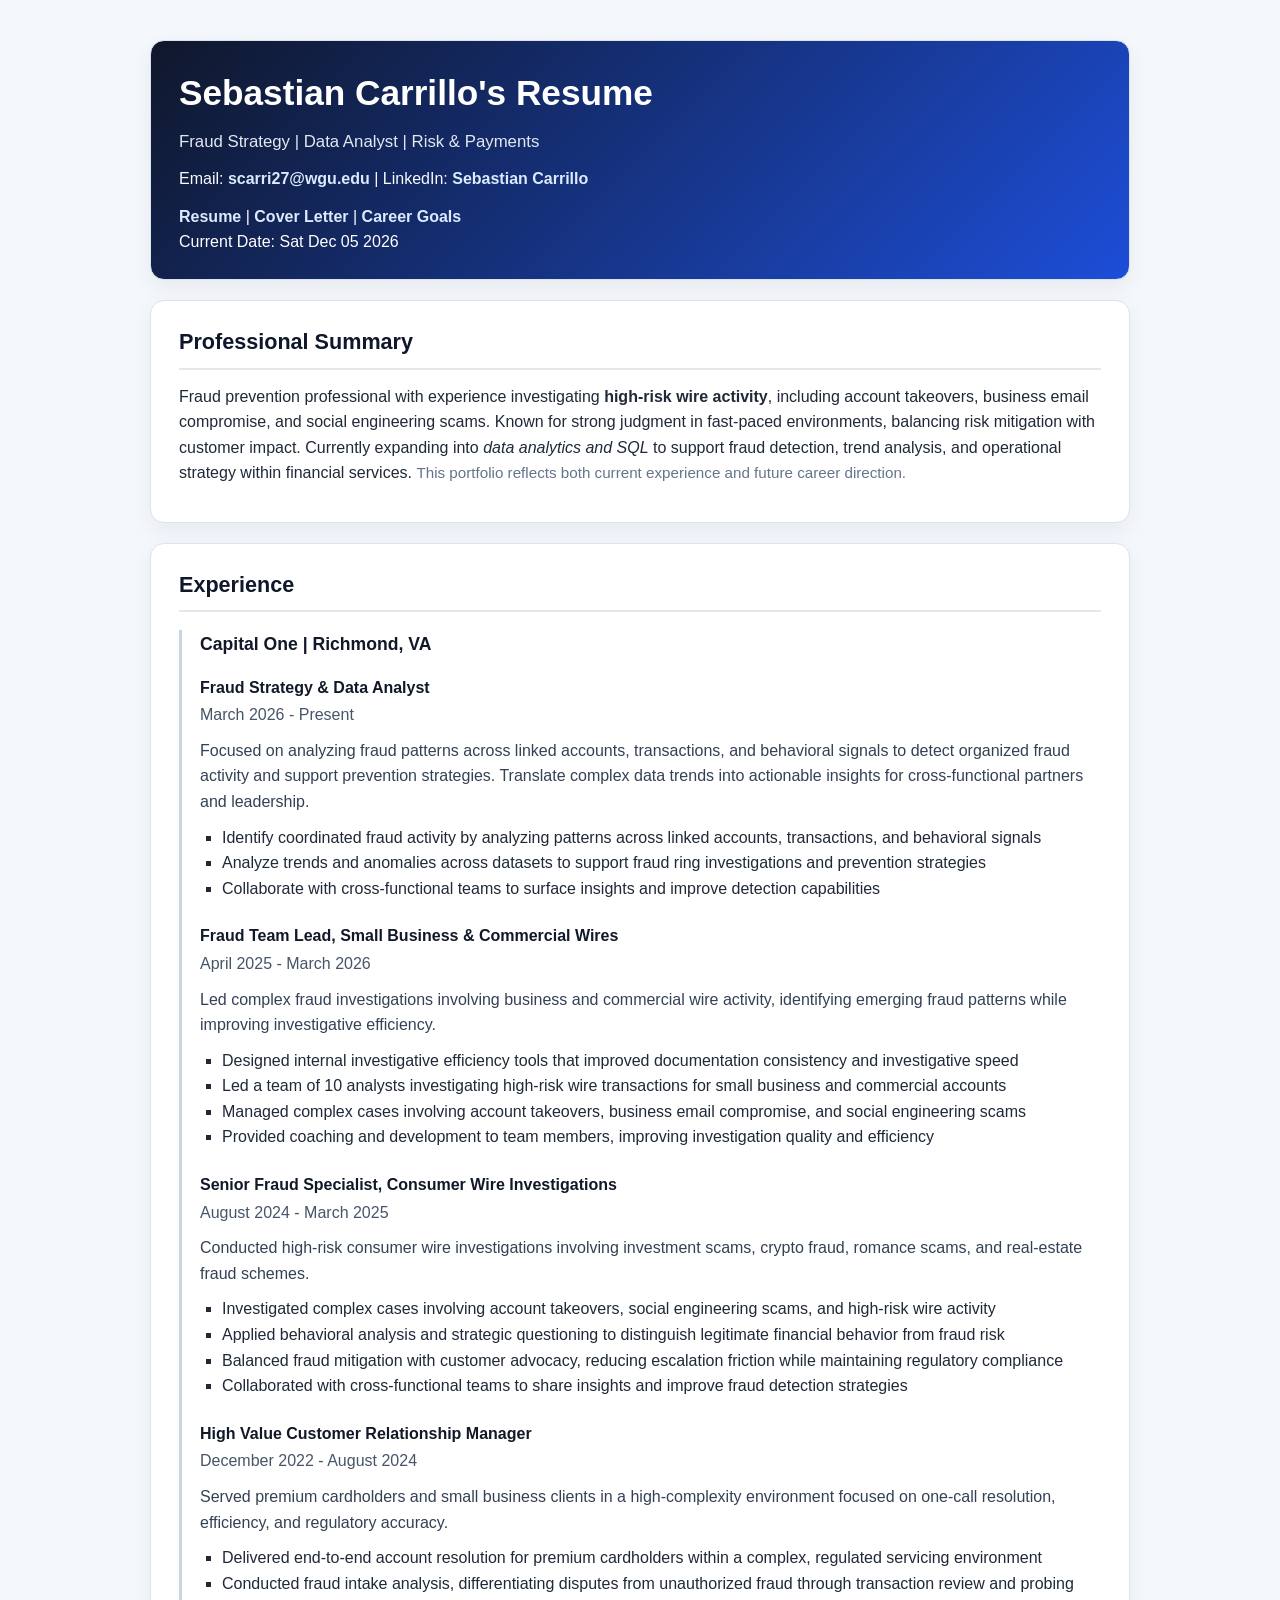
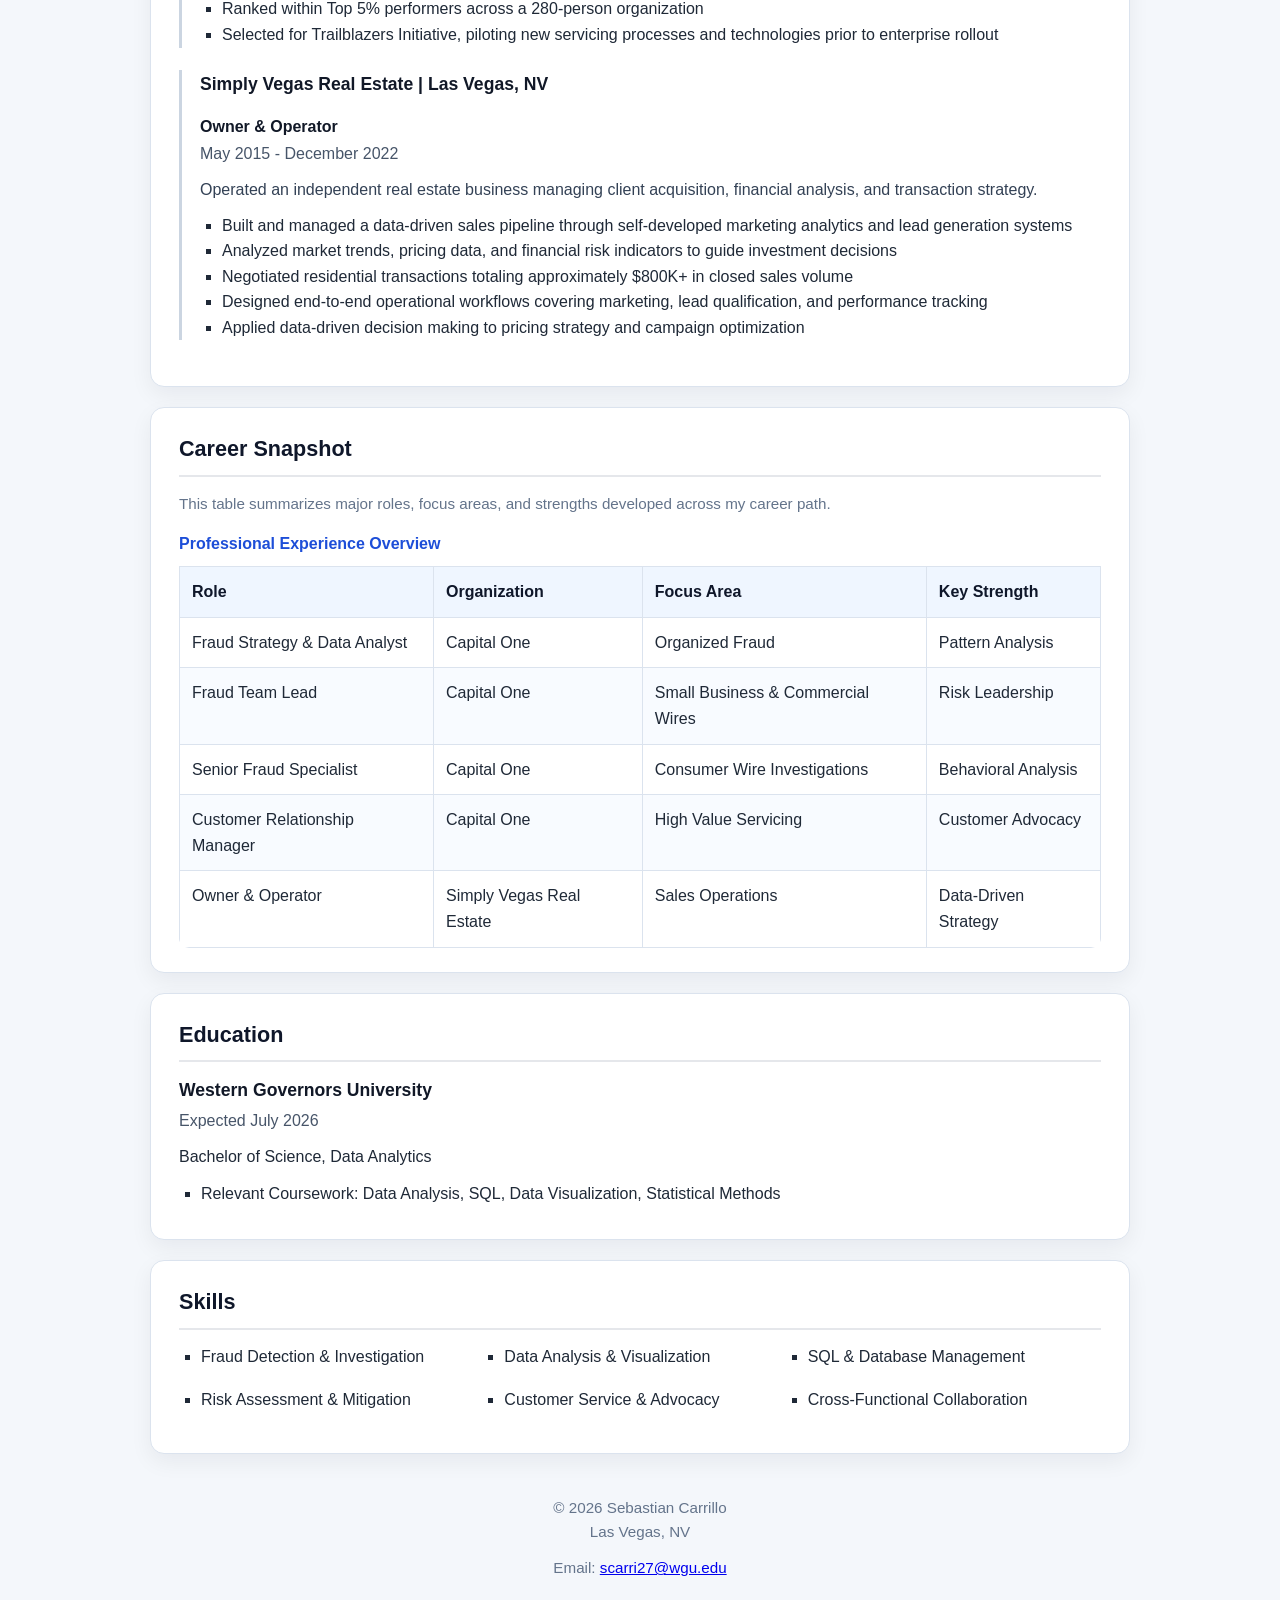
<file: index.html>
<!DOCTYPE html>
<html lang="en">
<head>
    <meta charset="UTF-8">
    <meta name="viewport" content="width=device-width, initial-scale=1.0">
    <title>Sebastian Carrillo's Resume</title>
    <link rel="stylesheet" href="css/master.css">
</head>
<body>
    <header id="resume-header">
        <h1>Sebastian Carrillo's Resume</h1>
        <p class="tagline">Fraud Strategy | Data Analyst | Risk &amp; Payments</p>
        <p class="contact-line">
            Email: <a href="mailto:scarri27@wgu.edu">scarri27@wgu.edu</a> |
            LinkedIn: <a href="https://www.linkedin.com/in/sebscarrillo" target="_blank">Sebastian Carrillo</a>
        </p>
        <nav>
            <a href="index.html">Resume</a> |
            <a href="cover-letter.html">Cover Letter</a> |
            <a href="career-goals.html">Career Goals</a>
        </nav>
        <div id="current-date"></div>
        <script>
            document.getElementById("current-date").innerHTML = "Current Date: " + new Date().toDateString();
            console.log("Resume page loaded successfully.");
        </script>
    </header>

    <main>
    <hr>
    <!-- PROFESSIONAL SUMMARY STATEMENT - SC DFZ321 -->
    <section>
        <h2>Professional Summary</h2>
        <p>
    Fraud prevention professional with experience investigating <strong>high-risk wire activity</strong>, including account takeovers, business email compromise, and social engineering scams.
    Known for strong judgment in fast-paced environments, balancing risk mitigation with customer impact.
    Currently expanding into <em>data analytics and SQL</em> to support fraud detection, trend analysis, and operational strategy within financial services.
    <span class="small-note">This portfolio reflects both current experience and future career direction.</span>
</p>
    </section>
    <hr>
<section>
    <h2>Experience</h2>

    <article class="company">
        <h3>Capital One | Richmond, VA</h3>

        <div class="role">
            <h4>Fraud Strategy &amp; Data Analyst</h4>
            <p class="date">March 2026 - Present</p>
            <p class="role-summary">Focused on analyzing fraud patterns across linked accounts, transactions, and behavioral signals to detect organized fraud activity and support prevention strategies. Translate complex data trends into actionable insights for cross-functional partners and leadership.</p>
            <ul>
                <li>Identify coordinated fraud activity by analyzing patterns across linked accounts, transactions, and behavioral signals</li>
                <li>Analyze trends and anomalies across datasets to support fraud ring investigations and prevention strategies</li>
                <li>Collaborate with cross-functional teams to surface insights and improve detection capabilities</li>
            </ul>
        </div>

        <div class="role">
            <h4>Fraud Team Lead, Small Business &amp; Commercial Wires</h4>
            <p class="date">April 2025 - March 2026</p>
            <p class="role-summary">Led complex fraud investigations involving business and commercial wire activity, identifying emerging fraud patterns while improving investigative efficiency.</p>
            <ul>
                <li>Designed internal investigative efficiency tools that improved documentation consistency and investigative speed</li>
                <li>Led a team of 10 analysts investigating high-risk wire transactions for small business and commercial accounts</li>
                <li>Managed complex cases involving account takeovers, business email compromise, and social engineering scams</li>
                <li>Provided coaching and development to team members, improving investigation quality and efficiency</li>
            </ul>
        </div>

        <div class="role">
            <h4>Senior Fraud Specialist, Consumer Wire Investigations</h4>
            <p class="date">August 2024 - March 2025</p>
            <p class="role-summary">Conducted high-risk consumer wire investigations involving investment scams, crypto fraud, romance scams, and real-estate fraud schemes.</p>
            <ul>
                <li>Investigated complex cases involving account takeovers, social engineering scams, and high-risk wire activity</li>
                <li>Applied behavioral analysis and strategic questioning to distinguish legitimate financial behavior from fraud risk</li>
                <li>Balanced fraud mitigation with customer advocacy, reducing escalation friction while maintaining regulatory compliance</li>
                <li>Collaborated with cross-functional teams to share insights and improve fraud detection strategies</li>
            </ul>
        </div>
   
        <div class="role">
            <h4>High Value Customer Relationship Manager</h4>
            <p class="date">December 2022 - August 2024</p>
            <p class="role-summary">Served premium cardholders and small business clients in a high-complexity environment focused on one-call resolution, efficiency, and regulatory accuracy.</p>
            <ul>
                <li>Delivered end-to-end account resolution for premium cardholders within a complex, regulated servicing environment</li>
                <li>Conducted fraud intake analysis, differentiating disputes from unauthorized fraud through transaction review and probing</li>
                <li>Ranked within Top 5% performers across a 280-person organization</li>
                <li>Selected for Trailblazers Initiative, piloting new servicing processes and technologies prior to enterprise rollout</li>
            </ul>
        </div>
        </article>

    <article class="company">
        <h3>Simply Vegas Real Estate | Las Vegas, NV</h3>
        <div class="role">
            <h4>Owner &amp; Operator</h4>
            <p class="date">May 2015 - December 2022</p>
            <p class="role-summary">Operated an independent real estate business managing client acquisition, financial analysis, and transaction strategy.</p>
            <ul>
                <li>Built and managed a data-driven sales pipeline through self-developed marketing analytics and lead generation systems</li>
                <li>Analyzed market trends, pricing data, and financial risk indicators to guide investment decisions</li>
                <li>Negotiated residential transactions totaling approximately $800K+ in closed sales volume</li>
                <li>Designed end-to-end operational workflows covering marketing, lead qualification, and performance tracking</li>
                <li>Applied data-driven decision making to pricing strategy and campaign optimization</li>
            </ul>
        </div>
    </article>
</section>
    <hr>
    <section>
    <h2>Career Snapshot</h2>
    <p><span class="small-note">This table summarizes major roles, focus areas, and strengths developed across my career path.</span></p>

    <table>
        <caption>Professional Experience Overview</caption>
        <thead>
            <tr>
                <th>Role</th>
                <th>Organization</th>
                <th>Focus Area</th>
                <th>Key Strength</th>
            </tr>
        </thead>
        <tbody>
            <tr>
                <td>Fraud Strategy &amp; Data Analyst</td>
                <td>Capital One</td>
                <td>Organized Fraud</td>
                <td>Pattern Analysis</td>
            </tr>
            <tr>
                <td>Fraud Team Lead</td>
                <td>Capital One</td>
                <td>Small Business &amp; Commercial Wires</td>
                <td>Risk Leadership</td>
            </tr>
            <tr>
                <td>Senior Fraud Specialist</td>
                <td>Capital One</td>
                <td>Consumer Wire Investigations</td>
                <td>Behavioral Analysis</td>
            </tr>
            <tr>
                <td>Customer Relationship Manager</td>
                <td>Capital One</td>
                <td>High Value Servicing</td>
                <td>Customer Advocacy</td>
            </tr>
            <tr>
                <td>Owner &amp; Operator</td>
                <td>Simply Vegas Real Estate</td>
                <td>Sales Operations</td>
                <td>Data-Driven Strategy</td>
            </tr>
        </tbody>
    </table>
</section>
    <hr>
    <section>
    <h2>Education</h2>
    <article>
        <h3>Western Governors University</h3>
        <p class="date">Expected July 2026</p>
        <p>Bachelor of Science, Data Analytics</p>
        <ul>
            <li>Relevant Coursework: Data Analysis, SQL, Data Visualization, Statistical Methods</li>
        </ul>
    </article>
</section>
    <hr>
    <section>
        <h2>Skills</h2>
        <ul id="skillslist" class="skills-grid">
            <li>Fraud Detection & Investigation</li>
            <li>Data Analysis & Visualization</li>
            <li>SQL & Database Management</li>
            <li>Risk Assessment & Mitigation</li>
            <li>Customer Service & Advocacy</li>
            <li>Cross-Functional Collaboration</li>
        </ul>
    </section>
    <hr>
    </main>

    <footer>
        <p>&copy; 2026 Sebastian Carrillo<br>Las Vegas, NV</p>
        <p>Email: <a href="mailto:scarri27@wgu.edu">scarri27@wgu.edu</a></p>
    </footer>
</body>
</html>
</file>
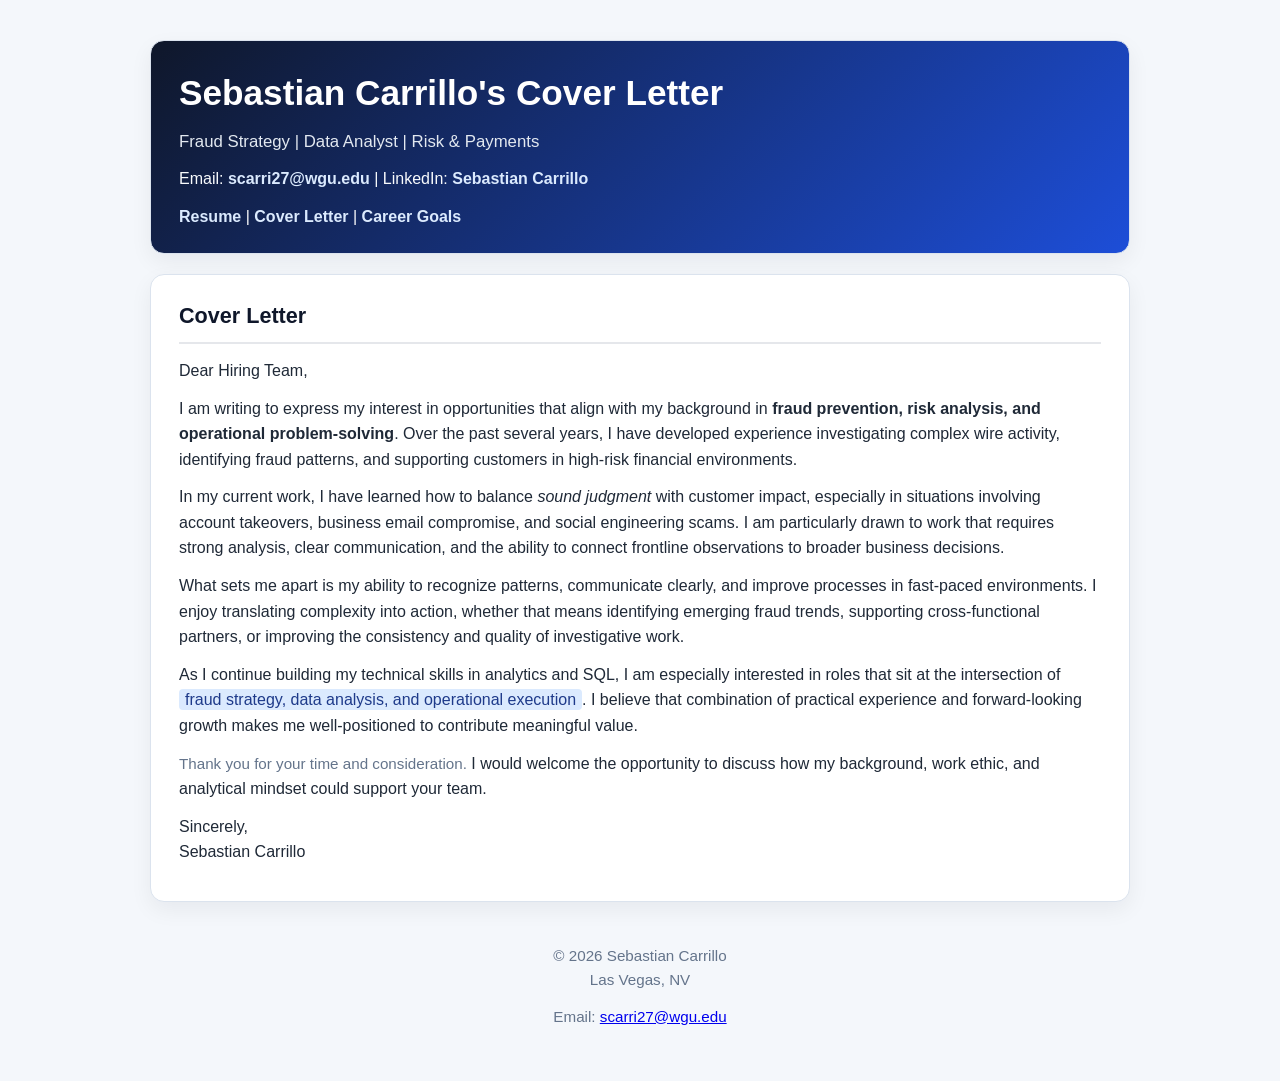
<file: cover-letter.html>
<!DOCTYPE html>
<html lang="en">
<head>
    <meta charset="UTF-8">
    <meta name="viewport" content="width=device-width, initial-scale=1.0">
    <title>Sebastian Carrillo's Cover Letter</title>
    <link rel="stylesheet" href="css/master.css">
</head>
<body>
    <header id="resume-header">
        <h1>Sebastian Carrillo's Cover Letter</h1>
        <p class="tagline">Fraud Strategy | Data Analyst | Risk &amp; Payments</p>
        <p class="contact-line">
            Email: <a href="mailto:scarri27@wgu.edu">scarri27@wgu.edu</a> |
            LinkedIn: <a href="https://www.linkedin.com/in/sebscarrillo" target="_blank">Sebastian Carrillo</a>
        </p>
        <nav>
            <a href="index.html">Resume</a> |
            <a href="cover-letter.html">Cover Letter</a> |
            <a href="career-goals.html">Career Goals</a>
        </nav>
    </header>

    <main>
        <hr>

        <section>
            <h2>Cover Letter</h2>

            <article>
                <p>
                    Dear Hiring Team,
                </p>

                <p>
                    I am writing to express my interest in opportunities that align with my background in <strong>fraud prevention, risk analysis, and operational problem-solving</strong>. Over the past several years, I have developed experience investigating complex wire activity, identifying fraud patterns, and supporting customers in high-risk financial environments.
                </p>

                <p>
                    In my current work, I have learned how to balance <em>sound judgment</em> with customer impact, especially in situations involving account takeovers, business email compromise, and social engineering scams. I am particularly drawn to work that requires strong analysis, clear communication, and the ability to connect frontline observations to broader business decisions.
                </p>

                <p>
                    What sets me apart is my ability to recognize patterns, communicate clearly, and improve processes in fast-paced environments. I enjoy translating complexity into action, whether that means identifying emerging fraud trends, supporting cross-functional partners, or improving the consistency and quality of investigative work.
                </p>

                <p>
                    As I continue building my technical skills in analytics and SQL, I am especially interested in roles that sit at the intersection of <mark>fraud strategy, data analysis, and operational execution</mark>. I believe that combination of practical experience and forward-looking growth makes me well-positioned to contribute meaningful value.
                </p>

                <p>
                    <span class="small-note">Thank you for your time and consideration.</span> I would welcome the opportunity to discuss how my background, work ethic, and analytical mindset could support your team.
                </p>

                <p>
                    Sincerely,<br>
                    Sebastian Carrillo
                </p>
            </article>
        </section>

        <hr>
    </main>

    <footer>
        <p>&copy; 2026 Sebastian Carrillo<br>Las Vegas, NV</p>
        <p>Email: <a href="mailto:scarri27@wgu.edu">scarri27@wgu.edu</a></p>
    </footer>
</body>
</html>
</file>
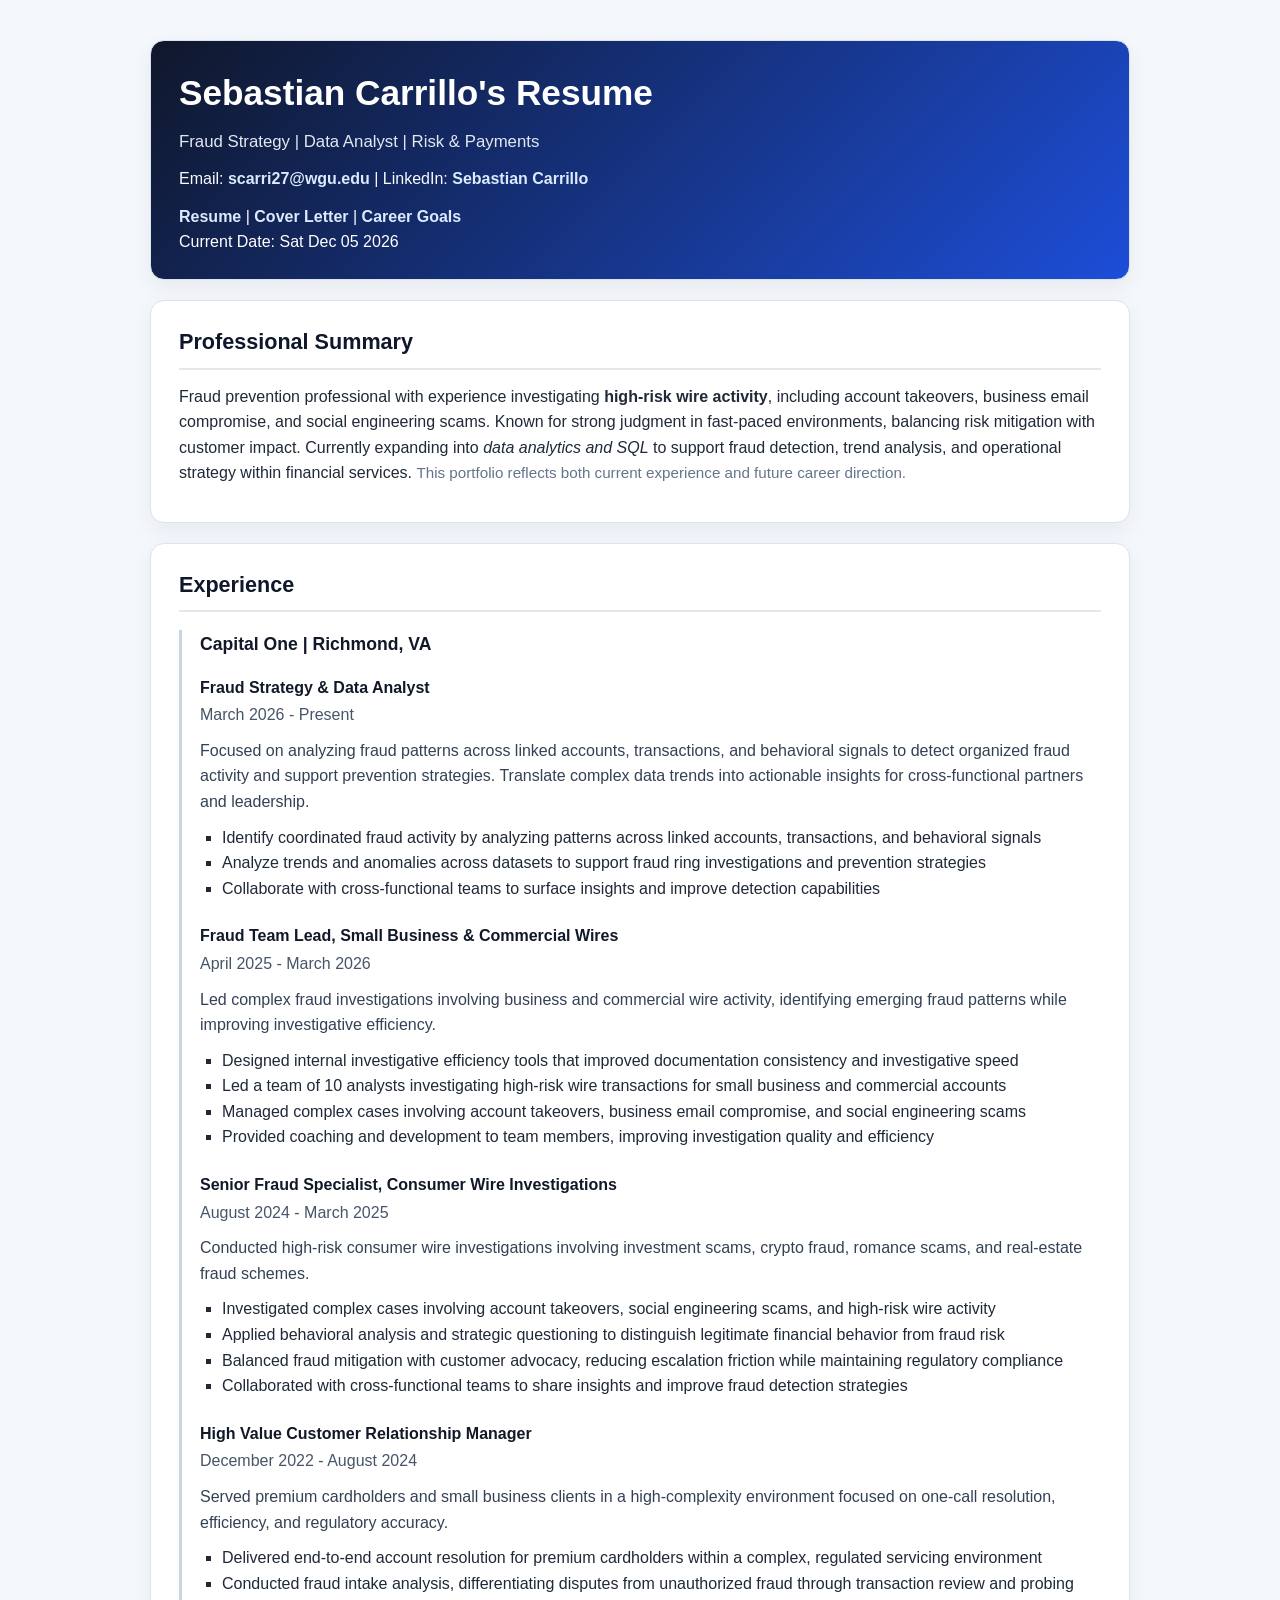
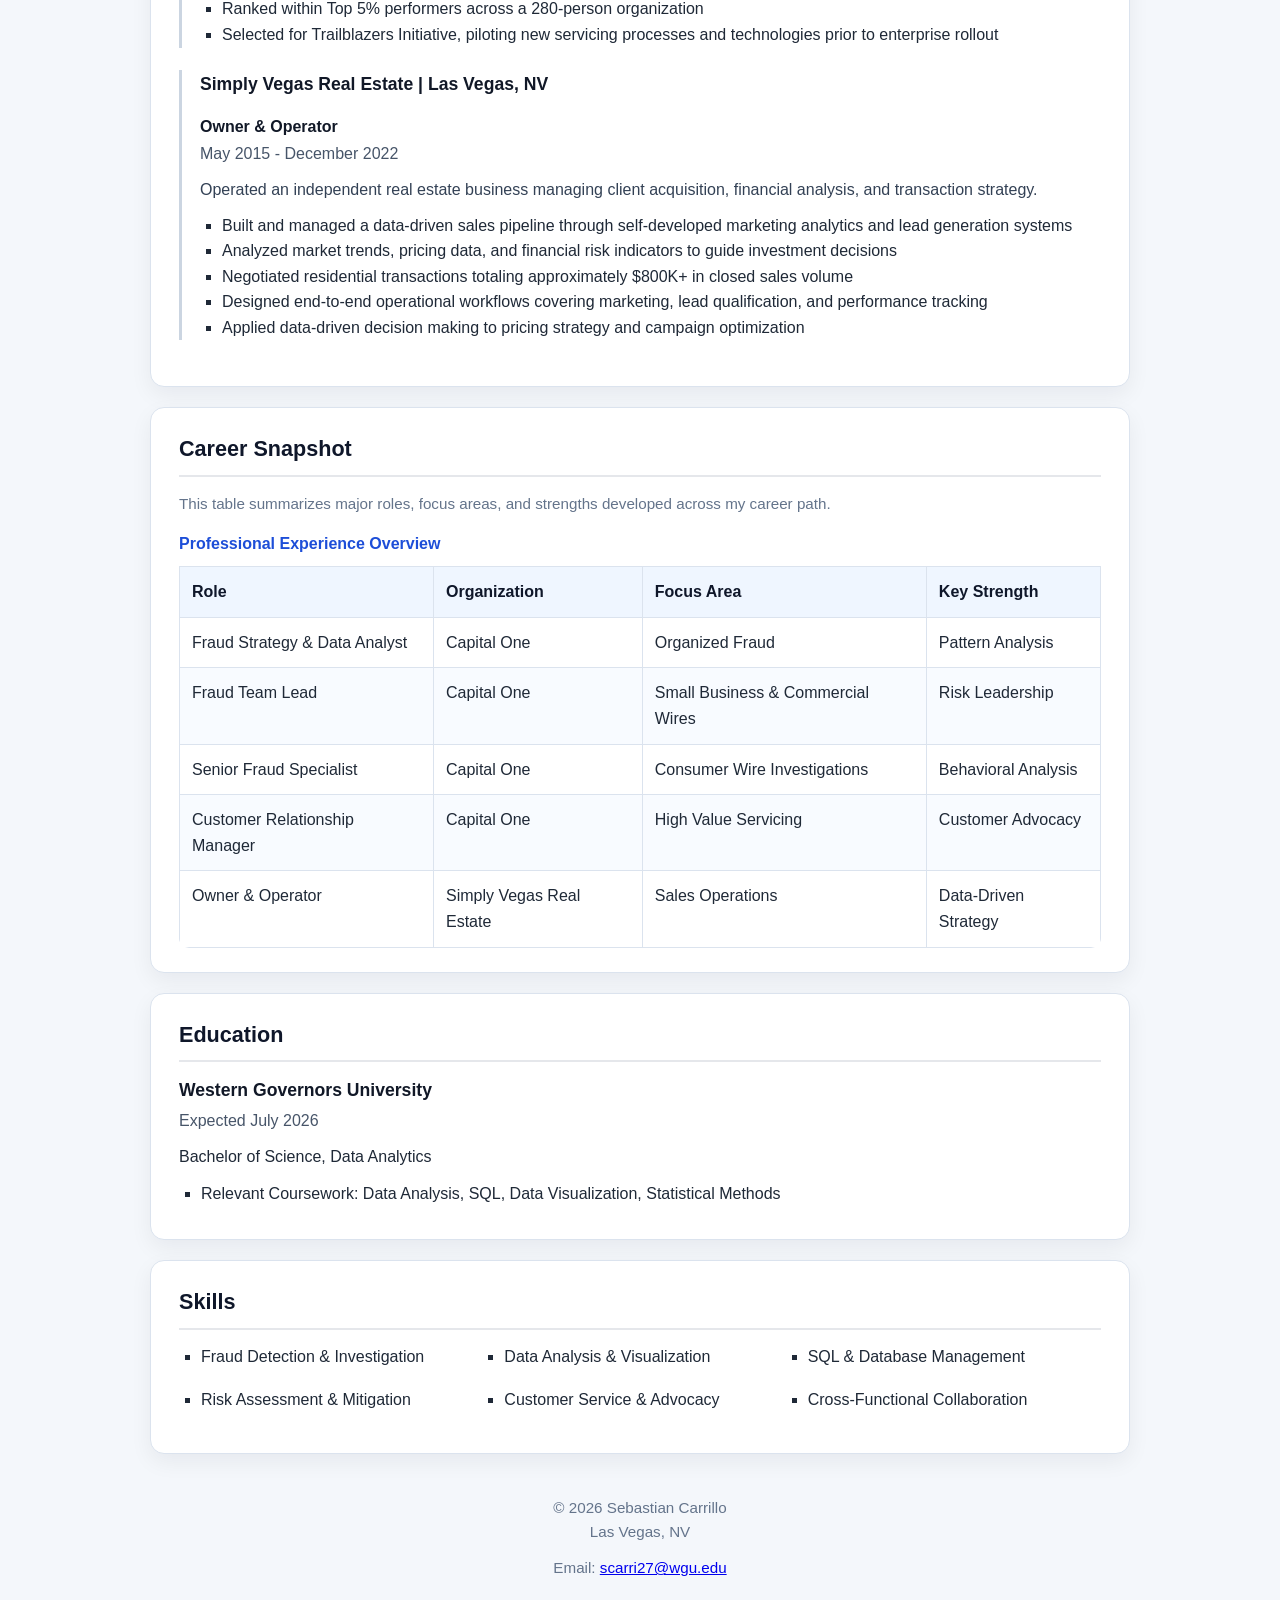
<file: resume.html>
<!DOCTYPE html>
<html lang="en">
<head>
    <meta charset="UTF-8">
    <meta name="viewport" content="width=device-width, initial-scale=1.0">
    <title>Sebastian Carrillo's Resume</title>
    <link rel="stylesheet" href="css/master.css">
</head>
<body>
    <header id="resume-header">
        <h1>Sebastian Carrillo's Resume</h1>
        <p class="tagline">Fraud Strategy | Data Analyst | Risk &amp; Payments</p>
        <p class="contact-line">
            Email: <a href="mailto:scarri27@wgu.edu">scarri27@wgu.edu</a> |
            LinkedIn: <a href="https://www.linkedin.com/in/sebscarrillo" target="_blank">Sebastian Carrillo</a>
        </p>
        <nav>
            <a href="resume.html">Resume</a> |
            <a href="cover-letter.html">Cover Letter</a> |
            <a href="career-goals.html">Career Goals</a>
        </nav>
        <div id="current-date"></div>
        <script>
            document.getElementById("current-date").innerHTML = "Current Date: " + new Date().toDateString();
            console.log("Resume page loaded successfully.");
        </script>
    </header>

    <main>
    <hr>
    <!-- PROFESSIONAL SUMMARY STATEMENT - SC DFZ321 -->
    <section>
        <h2>Professional Summary</h2>
        <p>
    Fraud prevention professional with experience investigating <strong>high-risk wire activity</strong>, including account takeovers, business email compromise, and social engineering scams.
    Known for strong judgment in fast-paced environments, balancing risk mitigation with customer impact.
    Currently expanding into <em>data analytics and SQL</em> to support fraud detection, trend analysis, and operational strategy within financial services.
    <span class="small-note">This portfolio reflects both current experience and future career direction.</span>
</p>
    </section>
    <hr>
<section>
    <h2>Experience</h2>

    <article class="company">
        <h3>Capital One | Richmond, VA</h3>

        <div class="role">
            <h4>Fraud Strategy &amp; Data Analyst</h4>
            <p class="date">March 2026 - Present</p>
            <p class="role-summary">Focused on analyzing fraud patterns across linked accounts, transactions, and behavioral signals to detect organized fraud activity and support prevention strategies. Translate complex data trends into actionable insights for cross-functional partners and leadership.</p>
            <ul>
                <li>Identify coordinated fraud activity by analyzing patterns across linked accounts, transactions, and behavioral signals</li>
                <li>Analyze trends and anomalies across datasets to support fraud ring investigations and prevention strategies</li>
                <li>Collaborate with cross-functional teams to surface insights and improve detection capabilities</li>
            </ul>
        </div>

        <div class="role">
            <h4>Fraud Team Lead, Small Business &amp; Commercial Wires</h4>
            <p class="date">April 2025 - March 2026</p>
            <p class="role-summary">Led complex fraud investigations involving business and commercial wire activity, identifying emerging fraud patterns while improving investigative efficiency.</p>
            <ul>
                <li>Designed internal investigative efficiency tools that improved documentation consistency and investigative speed</li>
                <li>Led a team of 10 analysts investigating high-risk wire transactions for small business and commercial accounts</li>
                <li>Managed complex cases involving account takeovers, business email compromise, and social engineering scams</li>
                <li>Provided coaching and development to team members, improving investigation quality and efficiency</li>
            </ul>
        </div>

        <div class="role">
            <h4>Senior Fraud Specialist, Consumer Wire Investigations</h4>
            <p class="date">August 2024 - March 2025</p>
            <p class="role-summary">Conducted high-risk consumer wire investigations involving investment scams, crypto fraud, romance scams, and real-estate fraud schemes.</p>
            <ul>
                <li>Investigated complex cases involving account takeovers, social engineering scams, and high-risk wire activity</li>
                <li>Applied behavioral analysis and strategic questioning to distinguish legitimate financial behavior from fraud risk</li>
                <li>Balanced fraud mitigation with customer advocacy, reducing escalation friction while maintaining regulatory compliance</li>
                <li>Collaborated with cross-functional teams to share insights and improve fraud detection strategies</li>
            </ul>
        </div>
   
        <div class="role">
            <h4>High Value Customer Relationship Manager</h4>
            <p class="date">December 2022 - August 2024</p>
            <p class="role-summary">Served premium cardholders and small business clients in a high-complexity environment focused on one-call resolution, efficiency, and regulatory accuracy.</p>
            <ul>
                <li>Delivered end-to-end account resolution for premium cardholders within a complex, regulated servicing environment</li>
                <li>Conducted fraud intake analysis, differentiating disputes from unauthorized fraud through transaction review and probing</li>
                <li>Ranked within Top 5% performers across a 280-person organization</li>
                <li>Selected for Trailblazers Initiative, piloting new servicing processes and technologies prior to enterprise rollout</li>
            </ul>
        </div>
        </article>

    <article class="company">
        <h3>Simply Vegas Real Estate | Las Vegas, NV</h3>
        <div class="role">
            <h4>Owner &amp; Operator</h4>
            <p class="date">May 2015 - December 2022</p>
            <p class="role-summary">Operated an independent real estate business managing client acquisition, financial analysis, and transaction strategy.</p>
            <ul>
                <li>Built and managed a data-driven sales pipeline through self-developed marketing analytics and lead generation systems</li>
                <li>Analyzed market trends, pricing data, and financial risk indicators to guide investment decisions</li>
                <li>Negotiated residential transactions totaling approximately $800K+ in closed sales volume</li>
                <li>Designed end-to-end operational workflows covering marketing, lead qualification, and performance tracking</li>
                <li>Applied data-driven decision making to pricing strategy and campaign optimization</li>
            </ul>
        </div>
    </article>
</section>
    <hr>
    <section>
    <h2>Career Snapshot</h2>
    <p><span class="small-note">This table summarizes major roles, focus areas, and strengths developed across my career path.</span></p>

    <table>
        <caption>Professional Experience Overview</caption>
        <thead>
            <tr>
                <th>Role</th>
                <th>Organization</th>
                <th>Focus Area</th>
                <th>Key Strength</th>
            </tr>
        </thead>
        <tbody>
            <tr>
                <td>Fraud Strategy &amp; Data Analyst</td>
                <td>Capital One</td>
                <td>Organized Fraud</td>
                <td>Pattern Analysis</td>
            </tr>
            <tr>
                <td>Fraud Team Lead</td>
                <td>Capital One</td>
                <td>Small Business &amp; Commercial Wires</td>
                <td>Risk Leadership</td>
            </tr>
            <tr>
                <td>Senior Fraud Specialist</td>
                <td>Capital One</td>
                <td>Consumer Wire Investigations</td>
                <td>Behavioral Analysis</td>
            </tr>
            <tr>
                <td>Customer Relationship Manager</td>
                <td>Capital One</td>
                <td>High Value Servicing</td>
                <td>Customer Advocacy</td>
            </tr>
            <tr>
                <td>Owner &amp; Operator</td>
                <td>Simply Vegas Real Estate</td>
                <td>Sales Operations</td>
                <td>Data-Driven Strategy</td>
            </tr>
        </tbody>
    </table>
</section>
    <hr>
    <section>
    <h2>Education</h2>
    <article>
        <h3>Western Governors University</h3>
        <p class="date">Expected July 2026</p>
        <p>Bachelor of Science, Data Analytics</p>
        <ul>
            <li>Relevant Coursework: Data Analysis, SQL, Data Visualization, Statistical Methods</li>
        </ul>
    </article>
</section>
    <hr>
    <section>
        <h2>Skills</h2>
        <ul id="skillslist" class="skills-grid">
            <li>Fraud Detection & Investigation</li>
            <li>Data Analysis & Visualization</li>
            <li>SQL & Database Management</li>
            <li>Risk Assessment & Mitigation</li>
            <li>Customer Service & Advocacy</li>
            <li>Cross-Functional Collaboration</li>
        </ul>
    </section>
    <hr>
    </main>

    <footer>
        <p>&copy; 2026 Sebastian Carrillo<br>Las Vegas, NV</p>
        <p>Email: <a href="mailto:scarri27@wgu.edu">scarri27@wgu.edu</a></p>
    </footer>
</body>
</html>
</file>
<file: css/master.css>
/* universal selector */
* {
    margin: 0;
    padding: 0;
    box-sizing: border-box;
}

/* element selector */
body {
    font-family: "Segoe UI", Arial, sans-serif;
    background: #f4f7fb;
    color: #1f2937;
    line-height: 1.6;
    padding: 40px 20px;
}

main,
header,
section,
footer {
    width: 100%;
    max-width: 980px;
    margin: 0 auto;
}

header,
section{
    background-color: #ffffff;
    margin-bottom: 20px;
    padding: 24px 28px;
    border: 1px solid #dbe3ee;
    border-radius: 14px;
    box-shadow: 0 8px 22px rgba(15, 23, 42, 0.06);
}

/* id selector */
#resume-header {
    background: linear-gradient(135deg, #0f172a, #1d4ed8);
    color: #ffffff;
}

/* descendant selector */
#resume-header a {
    color: #dbeafe;
    text-decoration: none;
    font-weight: 600;
}

#resume-header a:hover {
    color: #ffffff;
    text-decoration: underline;
}

/* pseudo-class selector */
a:hover {
    opacity: 0.9;
}

h1 {
    font-size: 2.2rem;
    margin-bottom: 8px;
}

h2 {
    font-size: 1.35rem;
    margin-bottom: 14px;
    color: #0f172a;
    border-bottom: 2px solid #e5e7eb;
    padding-bottom: 8px;
}

h3 {
    font-size: 1.1rem;
    color: #111827;
    margin-bottom: 4px;
}

h4 {
    font-size: 1rem;
    color: #111827;
    margin-bottom: 2px;
}

p {
    margin-bottom: 12px;
}

hr {
    display: none;
}

.tagline {
    font-size: 1.05rem;
    margin-bottom: 10px;
    color: #e2e8f0;
}

.contact-line {
    color: #f8fafc;
}

.company {
    margin-top: 18px;
    border-left: 3px solid #cbd5e1;
    padding-left: 18px;
}

.role {
    margin: 16px 0 22px 0;
}

.date {
    font-weight: 400;
    color: #475569;
    margin-bottom: 10px;
}

.role-summary {
    color: #334155;
    margin-bottom: 10px;
}

ul {
    list-style-type: square;
    padding-left: 22px;
    margin-bottom: 8px;
}

/* class selector */
.skills-grid {
    display: grid;
    grid-template-columns: repeat(3, 1fr);
    gap: 10px;
}

.skills-grid li {
    margin-bottom: 8px;
    break-inside: avoid;
}

.summary-highlight {
    color: #1d4ed8;
    font-weight: 700;
}

span.small-note {
    font-size: 0.95rem;
    color: #64748b;
}

/* table styling */
table {
    width: 100%;
    border-collapse: collapse;
    margin-top: 14px;
    overflow: hidden;
    border-radius: 10px;
}

caption {
    caption-side: top;
    text-align: left;
    font-weight: 700;
    color: #1d4ed8;
    margin-bottom: 10px;
}

th,
td {
    border: 1px solid #dbe3ee;
    padding: 12px;
    text-align: left;
    vertical-align: top;
}

th {
    background-color: #eff6ff;
    color: #0f172a;
}

tr:nth-child(even) td {
    background-color: #f8fbff;
}

footer {
    max-width: 980px;
    margin: 30px auto 0 auto;
    padding: 12px 0 0 0;
    text-align: center;
    font-size: 0.95rem;
    color: #64748b;
    background: transparent;
    border: none;
    box-shadow: none;
}

/* list-style property */
#skillslist {
    list-style-type: square;
}

/* font-style property */
em {
    font-style: italic;
}

mark {
    background-color: #dbeafe;
    color: #1e3a8a;
    padding: 2px 6px;
    border-radius: 4px;
}

.profile-image {
    width: 200px;
    max-width: 100%;
    border-radius: 12px;
    border: 1px solid #dbe3ee;
    box-shadow: 0 8px 22px rgba(15, 23, 42, 0.08);
    margin-top: 10px;
}

audio,
video {
    display: block;
    margin-top: 10px;
    max-width: 100%;
}

form {
    margin-top: 10px;
}

.form-grid {
    display: grid;
    grid-template-columns: repeat(2, 1fr);
    gap: 18px;
}

.form-group {
    display: flex;
    flex-direction: column;
}

.form-full {
    grid-column: 1 / -1;
}

label,
legend {
    font-weight: 600;
    margin-bottom: 8px;
    color: #0f172a;
}

input,
select,
textarea,
button {
    font: inherit;
    padding: 12px;
    border: 1px solid #cbd5e1;
    border-radius: 8px;
    background-color: #ffffff;
    color: #1f2937;
}

textarea {
    resize: vertical;
}

fieldset {
    border: 1px solid #dbe3ee;
    border-radius: 10px;
    padding: 14px;
}

fieldset label {
    font-weight: 400;
    margin-right: 18px;
}

button {
    background: #1d4ed8;
    color: #ffffff;
    border: none;
    cursor: pointer;
    max-width: 180px;
}

button:hover {
    background: #1e40af;
}
</file>
